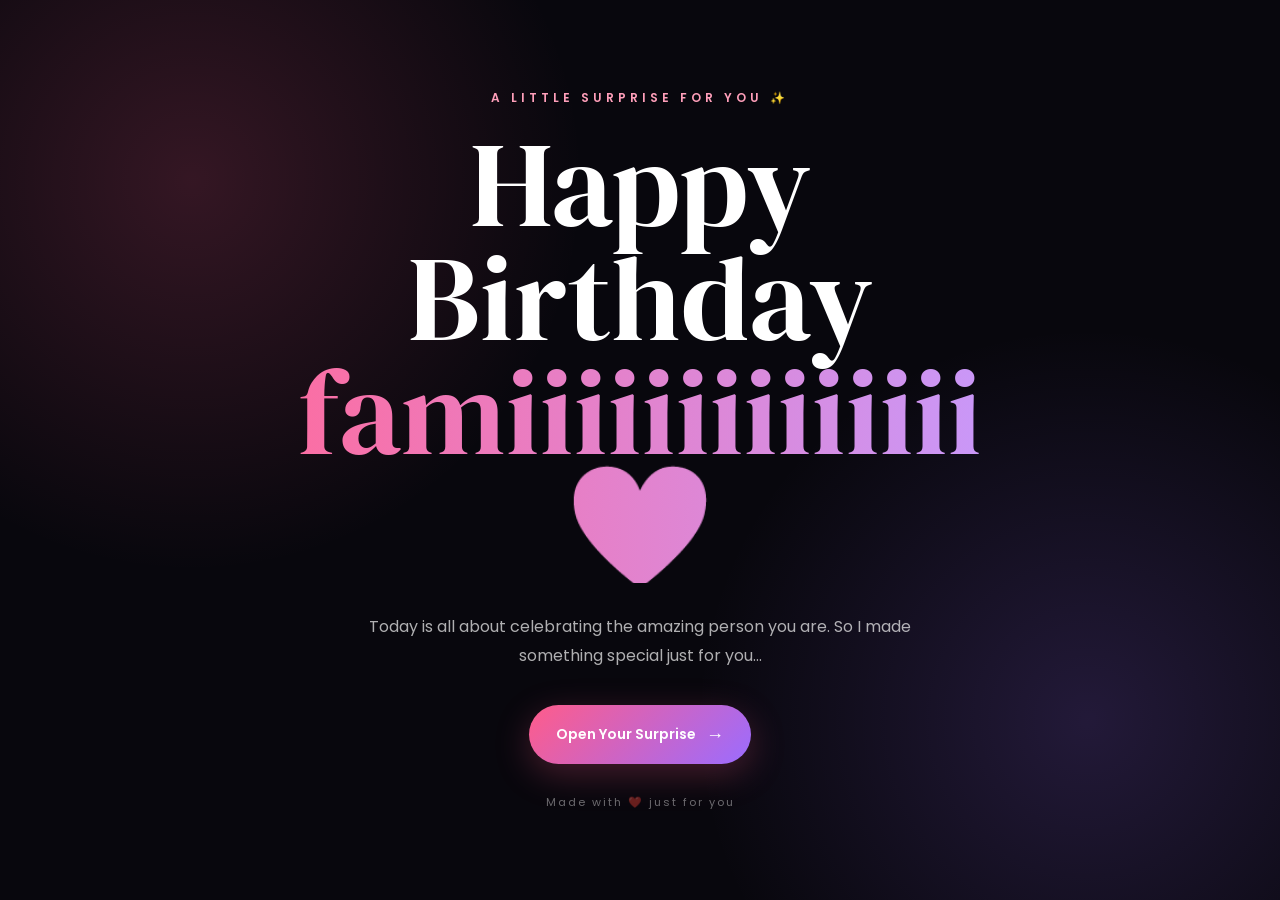
<file: index.html>
<!DOCTYPE html>
<html lang="en">

<head>
    <meta charset="UTF-8">
    <meta name="viewport" content="width=device-width, initial-scale=1.0">

    <title>Happy Birthday ❤️</title>

    <link rel="stylesheet" href="style.css">

    <link rel="preconnect" href="https://fonts.googleapis.com">
    <link rel="preconnect" href="https://fonts.gstatic.com" crossorigin>

    <link href="https://fonts.googleapis.com/css2?family=DM+Serif+Display&family=Poppins:wght@300;400;500;600;700&display=swap"
        rel="stylesheet">
</head>

<body class="home-page">

    <div class="stars"></div>

    <div class="floating-hearts">
        <span>♥</span>
        <span>♡</span>
        <span>♥</span>
        <span>♡</span>
        <span>♥</span>
        <span>♡</span>
    </div>

    <main class="hero">

        <div class="hero-content">

            <p class="small-title">
                A LITTLE SURPRISE FOR YOU ✨
            </p>

            <h1>
                Happy Birthday
                <span>famiiiiiiiiiiiiii ❤️</span>
            </h1>

            <p class="hero-description">
                Today is all about celebrating the amazing person you are.
                So I made something special just for you...
            </p>

            <!-- FIXED LINK -->
            <a href="memories.html" class="main-btn">
                Open Your Surprise
                <span>→</span>
            </a>

            <p class="scroll-text">
                Made with ❤️ just for you
            </p>

        </div>

    </main>

    <script src="script.js"></script>

</body>

</html>
</file>
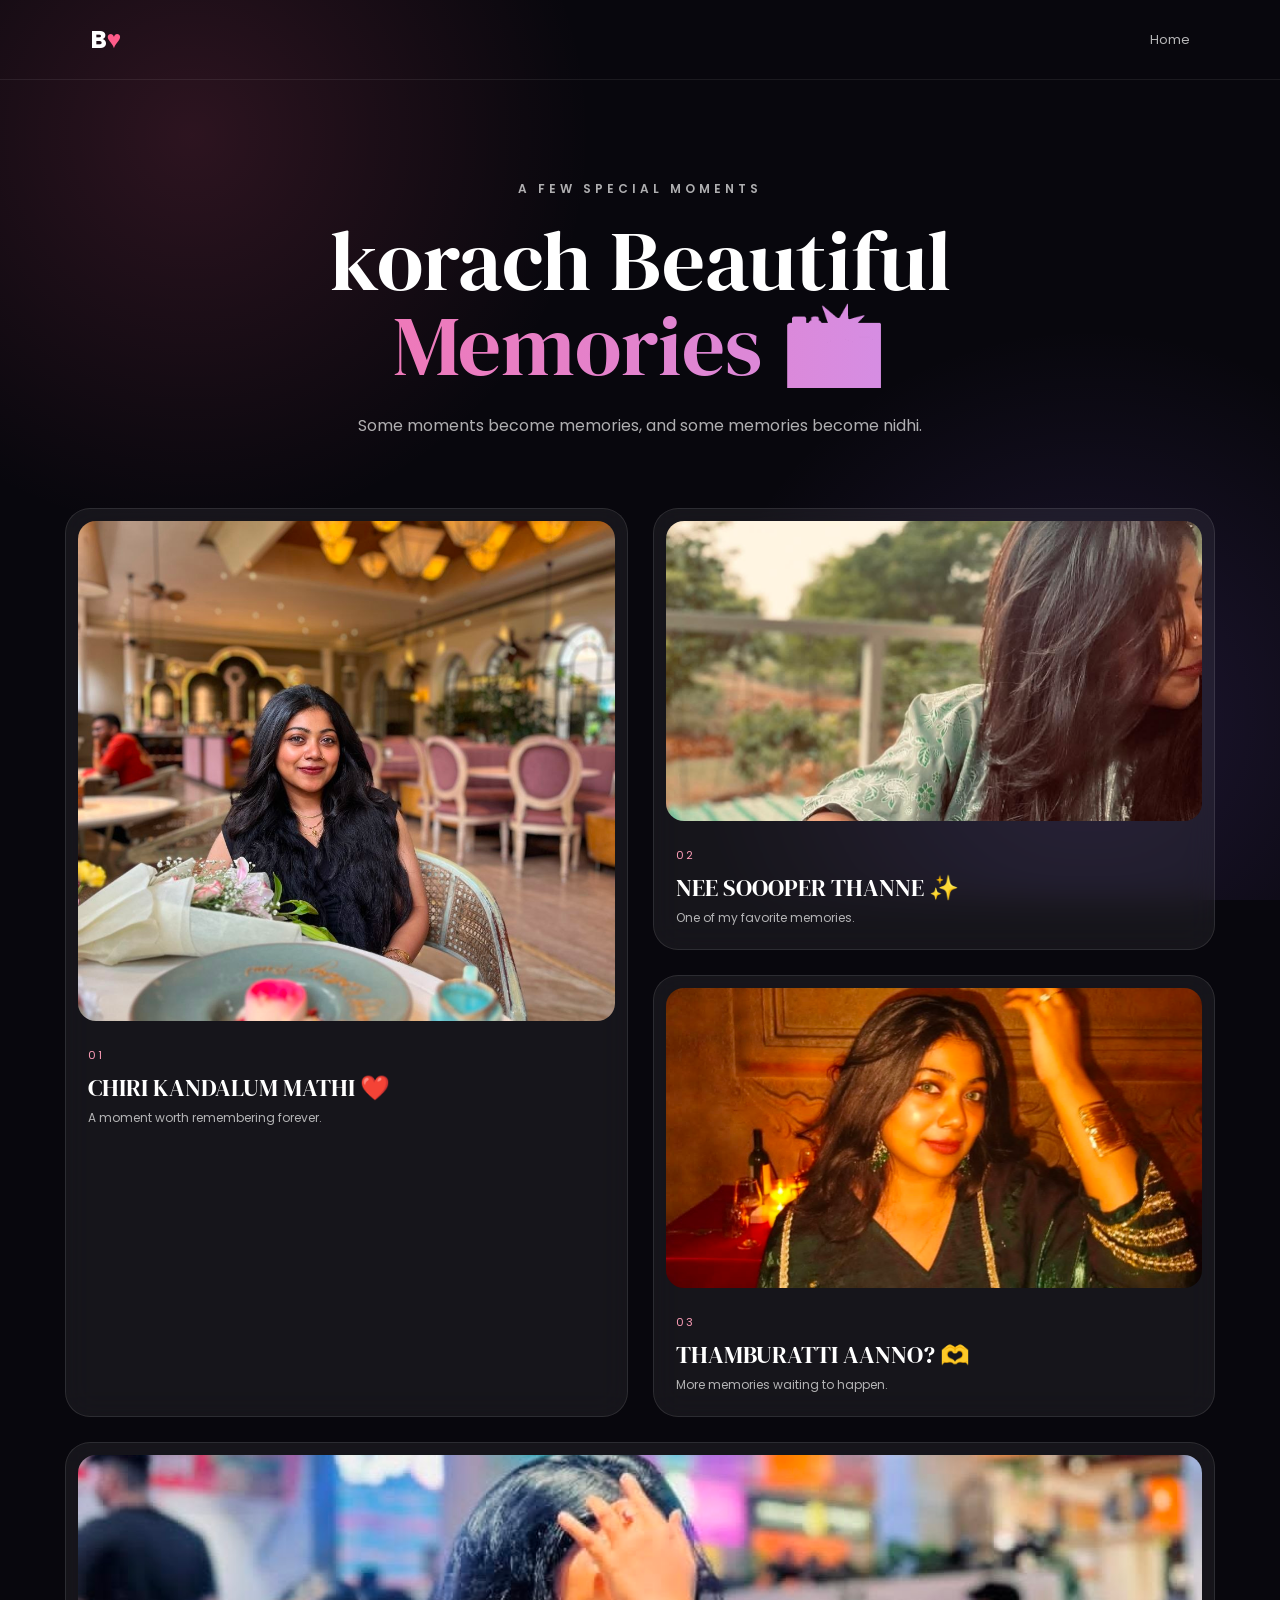
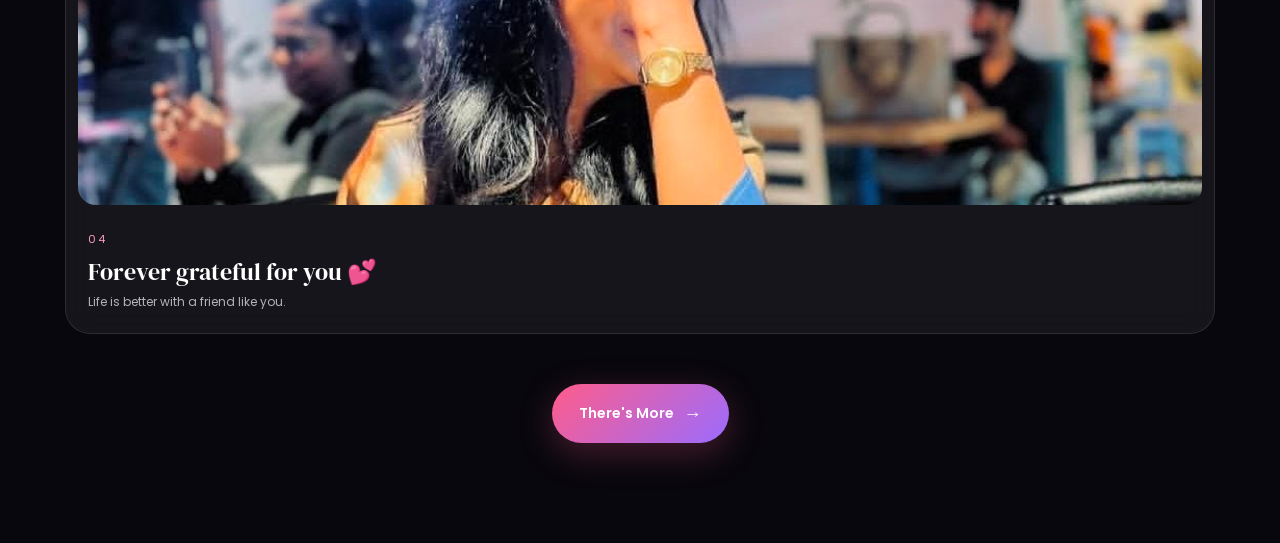
<file: memories.html>
<!DOCTYPE html>
<html lang="en">

<head>
    <meta charset="UTF-8">
    <meta name="viewport" content="width=device-width, initial-scale=1.0">

    <title>Nalla  Memories 📸</title>

    <link rel="stylesheet" href="style.css">

    <link rel="preconnect" href="https://fonts.googleapis.com">
    <link rel="preconnect" href="https://fonts.gstatic.com" crossorigin>

    <link href="https://fonts.googleapis.com/css2?family=DM+Serif+Display&family=Poppins:wght@300;400;500;600;700&display=swap"
        rel="stylesheet">
</head>

<body>

    <div class="page-background"></div>

    <header class="navbar">

        <div class="logo">
            B<span>♥</span>
        </div>

        <a href="index.html">
            Home
        </a>

    </header>

    <main class="memories-section">

        <div class="section-heading">

            <p class="small-title">
                A FEW SPECIAL MOMENTS
            </p>

            <h1>
                korach Beautiful
                <span>Memories 📸</span>
            </h1>

            <p>
                Some moments become memories,
                and some memories become nidhi.
            </p>

        </div>


        <div class="photo-grid">


            <!-- MEMORY 1 -->

            <div class="photo-card card-large">

                <div class="image-wrapper">

                    <img
                        src="photo_2026-08-27_17-28-22.jpg"
                        alt="Memory 1"
                    >

                </div>

                <div class="photo-info">

                    <span>01</span>

                    <h3>
                        CHIRI KANDALUM MATHI ❤️
                    </h3>

                    <p>
                        A moment worth remembering forever.
                    </p>

                </div>

            </div>


            <!-- MEMORY 2 -->

            <div class="photo-card">

                <div class="image-wrapper">

                    <img
                        src="photo_2026-08-27_17-33-53.jpg"
                        alt="Memory 2"
                    >

                </div>

                <div class="photo-info">

                    <span>02</span>

                    <h3>
                        NEE SOOOPER THANNE ✨
                    </h3>

                    <p>
                        One of my favorite memories.
                    </p>

                </div>

            </div>


            <!-- MEMORY 3 -->

            <div class="photo-card">

                <div class="image-wrapper">

                    <img
                        src="photo_2026-08-27_17-29-56.jpg"
                        alt="Memory 3"
                    >

                </div>

                <div class="photo-info">

                    <span>03</span>

                    <h3>
                        THAMBURATTI AANNO? 🫶
                    </h3>

                    <p>
                        More memories waiting to happen.
                    </p>

                </div>

            </div>


            <!-- MEMORY 4 -->

            <div class="photo-card card-wide">

                <div class="image-wrapper">

                    <img
                        src="photo_2026-08-27_17-30-11.jpg"
                        alt="Memory 4"
                    >

                </div>

                <div class="photo-info">

                    <span>04</span>

                    <h3>
                        Forever grateful for you 💕
                    </h3>

                    <p>
                        Life is better with a friend like you.
                    </p>

                </div>

            </div>

        </div>


        <!-- NEXT PAGE -->

        <a href="message.html" class="main-btn next-btn">

            There's More

            <span>→</span>

        </a>

    </main>

    <script src="script.js"></script>

</body>

</html>
</file>
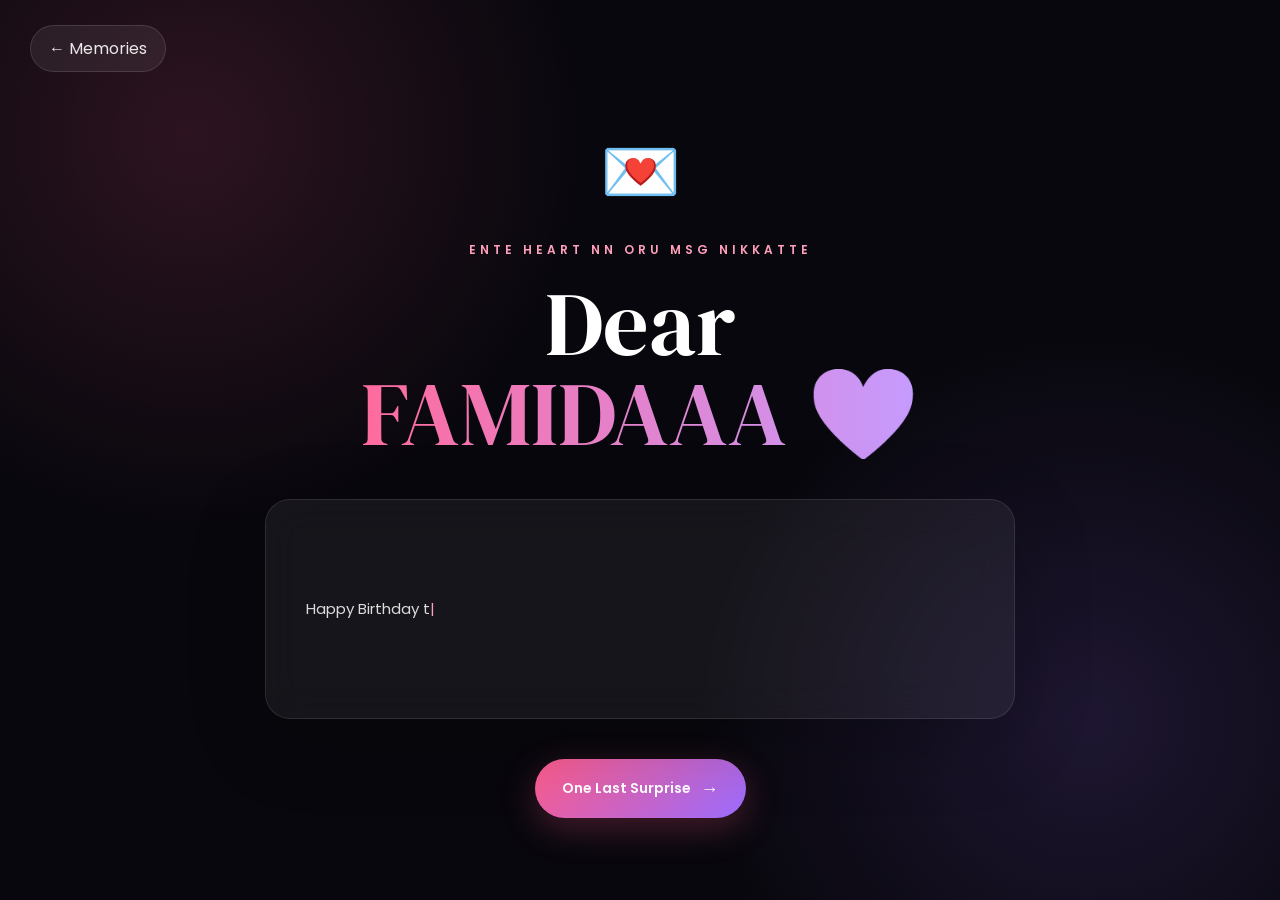
<file: message.html>
<!DOCTYPE html>
<html lang="en">

<head>
    <meta charset="UTF-8">
    <meta name="viewport" content="width=device-width, initial-scale=1.0">

    <title>NINAKK VENDI ORU MSG 💌</title>

    <link rel="stylesheet" href="style.css">

    <link rel="preconnect" href="https://fonts.googleapis.com">
    <link rel="preconnect" href="https://fonts.gstatic.com" crossorigin>

    <link href="https://fonts.googleapis.com/css2?family=DM+Serif+Display&family=Poppins:wght@300;400;500;600;700&display=swap"
        rel="stylesheet">
</head>

<body>

    <div class="page-background"></div>

    <!-- HOME BUTTON -->

    <div class="memory">

        <a href="memories.html">
            ← Memories
        </a>

    </div>


    <div class="message-container">

        <div class="envelope-icon">
            💌
        </div>

        <p class="small-title">
            ENTE HEART NN ORU MSG NIKKATTE
        </p>

        <h1>

            Dear

            <span>
                FAMIDAAA ❤️
            </span>

        </h1>


        <div class="message-card">

            <p id="typing-message"></p>

        </div>


        <!-- SURPRISE BUTTON -->

        <a href="surprise.html" class="main-btn">

            One Last Surprise

            <span>→</span>

        </a>

    </div>


    <script src="script.js"></script>

</body>

</html>
</file>
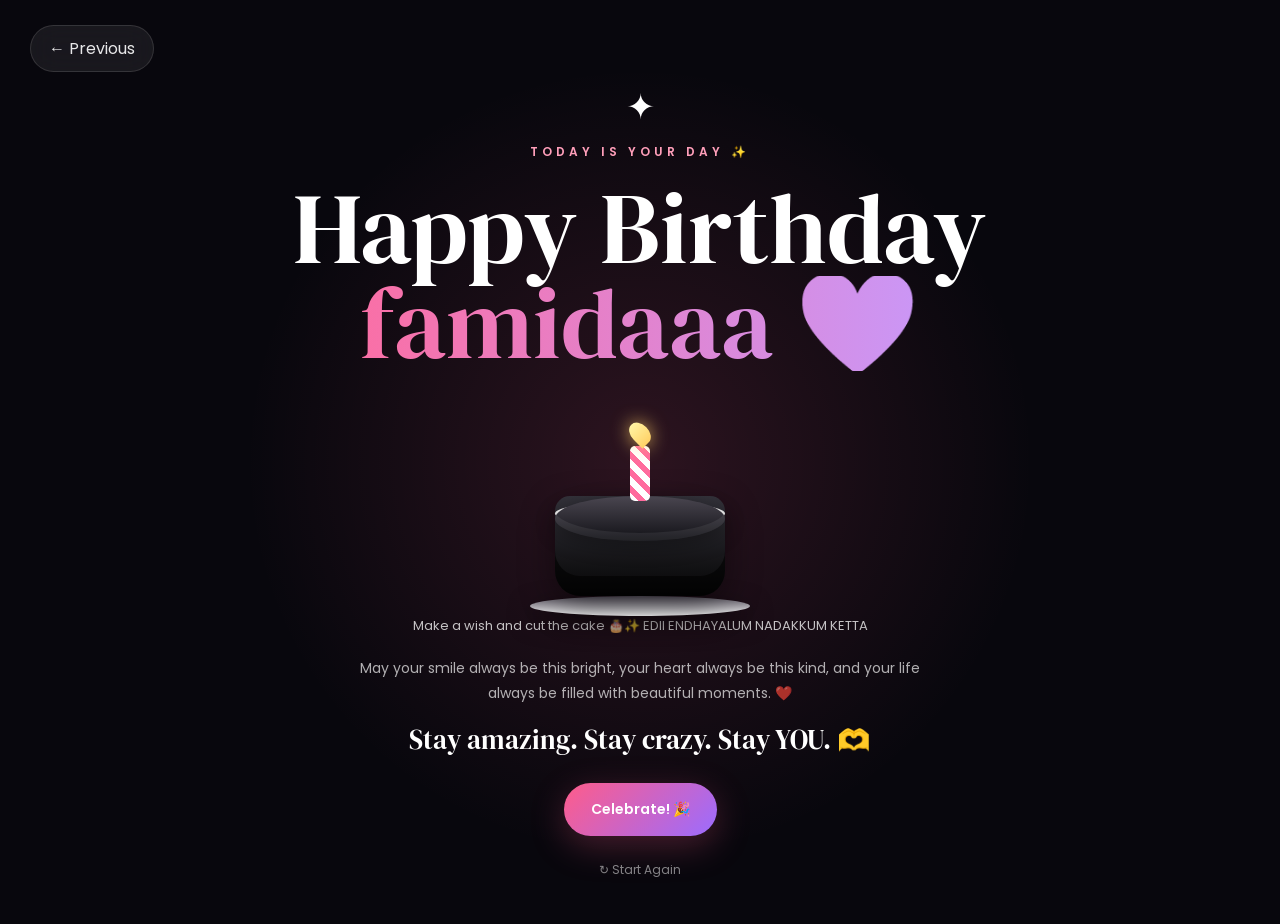
<file: surprise.html>
<!DOCTYPE html>
<html lang="en">

<head>

    <meta charset="UTF-8">

    <meta name="viewport"
        content="width=device-width, initial-scale=1.0">

    <title>
        Happy Birthday molooo 🎂
    </title>

    <link rel="stylesheet"
        href="style.css">

    <link rel="preconnect"
        href="https://fonts.googleapis.com">

    <link rel="preconnect"
        href="https://fonts.gstatic.com"
        crossorigin>

    <link href="https://fonts.googleapis.com/css2?family=DM+Serif+Display&family=Poppins:wght@300;400;500;600;700&display=swap"
        rel="stylesheet">

</head>


<body class="surprise-page">


    <!-- CONFETTI -->

    <canvas id="confetti"></canvas>


    <!-- PREVIOUS -->

    <a href="message.html"
        class="previous-btn">

        ← Previous

    </a>


    <div class="surprise-container">


        <div class="sparkle">
            ✦
        </div>


        <p class="small-title">
            TODAY IS YOUR DAY ✨
        </p>


        <h1>

            Happy Birthday

            <span id="birthday-name">
                famidaaa ❤️
            </span>

        </h1>


        <!-- =====================
             CAKE
        ====================== -->

        <div class="cake-scene">


            <!-- KNIFE -->

            <div class="cake-knife"
                id="cakeKnife">

                <div class="knife-blade"></div>

                <div class="knife-handle"></div>

            </div>


            <!-- CAKE -->

            <div class="cake">


                <!-- CANDLE -->

                <div class="candle">

                    <div class="flame"></div>

                </div>


                <!-- CAKE TOP -->

                <div class="cake-top"></div>


                <!-- CAKE BODY -->

                <div class="cake-body">

                    <div class="cream"></div>

                    <div class="cake-line"></div>

                    <div class="cake-line second"></div>

                </div>


                <!-- PLATE -->

                <div class="plate"></div>

            </div>

        </div>


        <!-- CUT MESSAGE -->

        <p class="cut-message"
            id="cutMessage">

            Make a wish and cut the cake 🎂✨
            EDII ENDHAYALUM NADAKKUM KETTA

        </p>


        <!-- FINAL MESSAGE -->

        <p class="final-message">

            May your smile always be this bright,
            your heart always be this kind,
            and your life always be filled with beautiful moments. ❤️

        </p>


        <h2>

            Stay amazing.
            Stay crazy.
            Stay YOU. 🫶

        </h2>


        <!-- CELEBRATE -->

        <button
            class="main-btn celebrate-btn"
            onclick="celebrate()">

            Celebrate! 🎉

        </button>


        <!-- RESTART -->

        <button
            class="restart-btn"
            onclick="goTo('index.html')">

            ↻ Start Again

        </button>


    </div>


    <script src="script.js"></script>

</body>

</html>
</file>
<file: style.css>
/* =========================================================
   BIRTHDAY WEBSITE
   COMPLETE STYLE.CSS
========================================================= */

* {
    margin: 0;
    padding: 0;
    box-sizing: border-box;
}

:root {
    --pink: #ff5c8a;
    --pink-light: #ff9fba;
    --purple: #9b6cff;
    --dark: #08070d;
    --dark-2: #111018;
    --white: #ffffff;
    --muted: rgba(255, 255, 255, 0.68);
}

html {
    scroll-behavior: smooth;
}

body {
    min-height: 100vh;
    background: var(--dark);
    color: white;
    font-family: "Poppins", sans-serif;
    overflow-x: hidden;
}

a {
    text-decoration: none;
}

button {
    font-family: inherit;
}

h1,
h2,
h3 {
    font-family: "DM Serif Display", serif;
    font-weight: 400;
}


/* =========================================================
   COMMON BUTTON
========================================================= */

.main-btn {
    display: inline-flex;
    align-items: center;
    justify-content: center;
    gap: 10px;

    padding: 16px 27px;

    border: none;
    border-radius: 50px;

    color: white;

    background:
        linear-gradient(
            135deg,
            var(--pink),
            var(--purple)
        );

    font-size: 14px;
    font-weight: 600;

    cursor: pointer;

    box-shadow:
        0 10px 35px rgba(255, 92, 138, 0.25);

    transition:
        transform 0.3s ease,
        box-shadow 0.3s ease;
}

.main-btn span {
    font-size: 18px;
}

.main-btn:hover {
    transform: translateY(-4px);

    box-shadow:
        0 15px 50px rgba(255, 92, 138, 0.4);
}

.small-title {
    font-size: 12px;

    letter-spacing: 4px;

    color: var(--pink-light);

    margin-bottom: 20px;

    font-weight: 600;
}


/* =========================================================
   HOME PAGE
========================================================= */

.home-page {
    position: relative;

    background:
        radial-gradient(
            circle at 15% 20%,
            rgba(255, 92, 138, 0.18),
            transparent 30%
        ),
        radial-gradient(
            circle at 85% 80%,
            rgba(155, 108, 255, 0.18),
            transparent 30%
        ),
        var(--dark);
}

.hero {
    min-height: 100vh;

    display: flex;

    align-items: center;
    justify-content: center;

    text-align: center;

    padding: 30px;
}

.hero-content {
    width: min(800px, 100%);

    animation:
        fadeUp 1.2s ease;
}

.hero h1 {
    font-size:
        clamp(60px, 10vw, 120px);

    line-height: 0.95;

    margin-bottom: 30px;
}

.hero h1 span {
    display: block;

    background:
        linear-gradient(
            90deg,
            #ff6b9d,
            #c59bff
        );

    -webkit-background-clip: text;
    background-clip: text;

    color: transparent;
}

.hero-description {
    max-width: 600px;

    margin:
        0 auto 35px;

    color: var(--muted);

    font-size: 16px;

    line-height: 1.8;
}

.scroll-text {
    margin-top: 30px;

    font-size: 11px;

    letter-spacing: 2px;

    color:
        rgba(255,255,255,0.4);
}


/* =========================================================
   FLOATING HEARTS
========================================================= */

.floating-hearts span {
    position: fixed;

    bottom: -50px;

    color:
        rgba(255, 92, 138, 0.35);

    font-size: 25px;

    pointer-events: none;

    animation:
        floatHeart 8s linear infinite;

    z-index: 2;
}

.floating-hearts span:nth-child(1) {
    left: 10%;
    animation-delay: 0s;
}

.floating-hearts span:nth-child(2) {
    left: 25%;
    animation-delay: 2s;
}

.floating-hearts span:nth-child(3) {
    left: 45%;
    animation-delay: 4s;
}

.floating-hearts span:nth-child(4) {
    left: 65%;
    animation-delay: 1s;
}

.floating-hearts span:nth-child(5) {
    left: 80%;
    animation-delay: 3s;
}

.floating-hearts span:nth-child(6) {
    left: 90%;
    animation-delay: 5s;
}

@keyframes floatHeart {

    0% {
        bottom: -50px;
        opacity: 0;

        transform:
            translateX(0)
            rotate(0deg);
    }

    20% {
        opacity: 1;
    }

    100% {
        bottom: 110%;
        opacity: 0;

        transform:
            translateX(80px)
            rotate(360deg);
    }
}


/* =========================================================
   PAGE BACKGROUND
========================================================= */

.page-background {
    position: fixed;

    inset: 0;

    z-index: -1;

    background:
        radial-gradient(
            circle at 15% 15%,
            rgba(255, 92, 138, 0.15),
            transparent 30%
        ),
        radial-gradient(
            circle at 85% 80%,
            rgba(155, 108, 255, 0.15),
            transparent 30%
        ),
        var(--dark);
}


/* =========================================================
   NAVBAR
========================================================= */

.navbar {
    height: 80px;

    display: flex;

    align-items: center;

    justify-content: space-between;

    padding: 0 7%;

    border-bottom:
        1px solid
        rgba(255,255,255,0.08);
}

.navbar .logo {
    font-size: 25px;
    font-weight: 700;
}

.navbar .logo span {
    color: var(--pink);
}

.navbar a {
    color:
        rgba(255,255,255,0.7);

    font-size: 13px;

    transition: 0.3s;
}

.navbar a:hover {
    color: white;
}


/* =========================================================
   MEMORY BUTTON
========================================================= */

.memory {
    position: fixed;

    top: 25px;
    left: 30px;

    z-index: 100;

    display: inline-flex;

    align-items: center;
    justify-content: center;

    padding:
        10px 18px;

    border-radius: 50px;

    color:
        rgba(255,255,255,0.9);

    background:
        rgba(255,255,255,0.07);

    border:
        1px solid
        rgba(255,255,255,0.12);

    backdrop-filter:
        blur(15px);

    -webkit-backdrop-filter:
        blur(15px);

    transition:
        0.3s ease;
}

.memory a {
    color: inherit;
}

.memory:hover {
    color: white;

    background:
        linear-gradient(
            135deg,
            rgba(255,92,138,0.9),
            rgba(155,108,255,0.9)
        );

    border-color: transparent;

    transform:
        translateY(-3px);

    box-shadow:
        0 10px 30px
        rgba(255,92,138,0.25);
}


/* =========================================================
   MEMORIES
========================================================= */

.memories-section {
    width:
        min(1150px, 90%);

    margin: auto;

    padding:
        100px 0;
}

.section-heading {
    text-align: center;

    margin-bottom: 70px;
}

.section-heading h1 {
    font-size:
        clamp(50px, 7vw, 85px);

    line-height: 1;

    margin-bottom: 25px;
}

.section-heading h1 span {
    display: block;

    background:
        linear-gradient(
            90deg,
            #ff6b9d,
            #c59bff
        );

    -webkit-background-clip: text;
    background-clip: text;

    color: transparent;
}

.section-heading p {
    color: var(--muted);
}


/* =========================================================
   PHOTO GRID
========================================================= */

.photo-grid {
    display: grid;

    grid-template-columns:
        repeat(2, 1fr);

    gap: 25px;
}

.photo-card {
    position: relative;

    padding: 12px;

    border-radius: 25px;

    background:
        rgba(255,255,255,0.06);

    border:
        1px solid
        rgba(255,255,255,0.1);

    backdrop-filter:
        blur(15px);

    transition:
        0.4s ease;
}

.photo-card:hover {
    transform:
        translateY(-10px);

    border-color:
        rgba(255,92,138,0.5);

    box-shadow:
        0 25px 70px
        rgba(0,0,0,0.4);
}

.card-large {
    grid-row: span 2;
}

.card-wide {
    grid-column: span 2;
}

.image-wrapper {
    width: 100%;

    height: 300px;

    overflow: hidden;

    border-radius: 18px;
}

.card-large .image-wrapper {
    height: 500px;
}

.card-wide .image-wrapper {
    height: 350px;
}

.image-wrapper img {
    width: 100%;
    height: 100%;

    object-fit: cover;

    display: block;

    transition:
        transform 0.6s ease;
}

.photo-card:hover img {
    transform:
        scale(1.07);
}

.photo-info {
    padding:
        20px 10px 10px;
}

.photo-info span {
    color: var(--pink-light);

    font-size: 11px;

    letter-spacing: 2px;
}

.photo-info h3 {
    font-size: 24px;

    margin:
        5px 0;
}

.photo-info p {
    color: var(--muted);

    font-size: 12px;
}

.next-btn {
    display: flex;

    width: fit-content;

    margin:
        50px auto 0;
}


/* =========================================================
   MESSAGE PAGE
========================================================= */

.message-container {
    min-height: 100vh;

    display: flex;

    flex-direction: column;

    align-items: center;

    justify-content: center;

    text-align: center;

    padding:
        80px 20px 40px;
}

.envelope-icon {
    font-size: 65px;

    margin-bottom: 20px;

    animation:
        heartbeat 1.5s infinite;
}

.message-container h1 {
    font-size:
        clamp(50px, 8vw, 90px);

    line-height: 1;

    margin-bottom: 40px;
}

.message-container h1 span {
    display: block;

    background:
        linear-gradient(
            90deg,
            #ff6b9d,
            #c59bff
        );

    -webkit-background-clip: text;
    background-clip: text;

    color: transparent;
}


/* =========================================================
   MESSAGE CARD
========================================================= */

.message-card {
    width:
        min(750px, 95%);

    min-height: 220px;

    padding: 40px;

    margin-bottom: 40px;

    display: flex;

    align-items: center;
    justify-content: center;

    border-radius: 25px;

    background:
        rgba(255,255,255,0.06);

    border:
        1px solid
        rgba(255,255,255,0.1);

    backdrop-filter:
        blur(20px);

    box-shadow:
        0 20px 80px
        rgba(0,0,0,0.2);
}

.message-card p {
    width: 100%;

    color:
        rgba(255,255,255,0.85);

    font-size: 15px;

    line-height: 2;

    text-align: left;

    white-space: pre-line;
}

.message-card p::after {
    content: "|";

    color: var(--pink-light);

    animation:
        blink 0.8s infinite;
}


/* =========================================================
   SURPRISE PAGE
========================================================= */

.surprise-page {
    position: relative;

    min-height: 100vh;

    overflow-x: hidden;

    background:
        radial-gradient(
            circle at center,
            rgba(255,92,138,0.15),
            transparent 50%
        ),
        var(--dark);
}


/* =========================================================
   CONFETTI
========================================================= */

#confetti {
    position: fixed;

    inset: 0;

    width: 100%;
    height: 100%;

    pointer-events: none;

    z-index: 1000;
}


/* =========================================================
   PREVIOUS BUTTON
========================================================= */

.previous-btn {
    position: fixed;

    top: 25px;
    left: 30px;

    z-index: 100;

    display: inline-flex;

    align-items: center;

    gap: 8px;

    padding:
        10px 18px;

    color:
        rgba(255,255,255,0.9);

    background:
        rgba(255,255,255,0.07);

    border:
        1px solid
        rgba(255,255,255,0.12);

    border-radius: 50px;

    backdrop-filter:
        blur(15px);

    transition:
        0.3s ease;
}

.previous-btn:hover {
    color: white;

    background:
        linear-gradient(
            135deg,
            rgba(255,92,138,0.9),
            rgba(155,108,255,0.9)
        );

    border-color: transparent;

    transform:
        translateY(-3px);

    box-shadow:
        0 10px 30px
        rgba(255,92,138,0.3);
}


/* =========================================================
   SURPRISE CONTAINER
========================================================= */

.surprise-container {
    min-height: 100vh;

    display: flex;

    flex-direction: column;

    align-items: center;

    justify-content: center;

    text-align: center;

    padding:
        80px 20px 40px;
}

.sparkle {
    font-size: 35px;

    margin-bottom: 10px;

    animation:
        sparkle 2s infinite;
}

.surprise-container h1 {
    font-size:
        clamp(50px, 8vw, 100px);

    line-height: 0.95;

    margin-bottom: 5px;
}

.surprise-container h1 span {
    display: block;

    background:
        linear-gradient(
            90deg,
            #ff6b9d,
            #c59bff
        );

    -webkit-background-clip: text;
    background-clip: text;

    color: transparent;
}


/* =========================================================
   CAKE SCENE
========================================================= */

.cake-scene {
    position: relative;

    width: 320px;
    height: 240px;

    margin:
        0 auto;

    display: flex;

    align-items: flex-end;
    justify-content: center;
}


/* =========================================================
   BLACK CAKE
========================================================= */

.cake {
    position: relative;

    width: 220px;
    height: 170px;

    margin: 0 auto;

    transform-origin:
        center bottom;

    transition:
        transform 5s
        cubic-bezier(.65,0,.35,1);
}


/* =========================================================
   PLATE
========================================================= */

.plate {
    position: absolute;

    z-index: 1;

    bottom: 0;
    left: 0;

    width: 220px;
    height: 20px;

    border-radius: 50%;

    background:
        linear-gradient(
            180deg,
            #55505c,
            #f5f5f6
        );

    box-shadow:
        0 8px 25px
        rgba(0,0,0,0.5);
}


/* =========================================================
   BLACK CAKE BODY
========================================================= */

.cake-body {
    position: absolute;

    z-index: 2;

    bottom: 20px;
    left: 25px;

    width: 170px;
    height: 100px;

    border-radius:
        15px
        15px
        25px
        25px;

    background:
        linear-gradient(
            180deg,
            #33323a,
            #050505
        );

    box-shadow:
        inset 0 -20px
        rgba(0,0,0,0.6),

        0 12px 35px
        rgba(0,0,0,0.45);

    transition:
        transform 5s
        cubic-bezier(.65,0,.35,1);
}


/* =========================================================
   BLACK CAKE TOP
========================================================= */

.cake-top {
    position: absolute;

    z-index: 4;

    left: 25px;
    top: 50px;

    width: 170px;
    height: 45px;

    border-radius: 50%;

    background:
        linear-gradient(
            180deg,
            #4a4650,
            #111116
        );

    box-shadow:
        inset 0 -8px
        rgba(255,255,255,0.07),

        0 5px 20px
        rgba(0,0,0,0.35);

    transition:
        transform 5s
        cubic-bezier(.65,0,.35,1);
}


/* =========================================================
   CREAM
========================================================= */

.cream {
    position: absolute;

    top: 5px;
    left: 0;

    width: 100%;
    height: 25px;

    background:
        linear-gradient(
            180deg,
            #ffffff,
            #dcdcdc
        );

    border-radius: 50%;
}


/* =========================================================
   CAKE DECORATION
========================================================= */

.cake-line {
    position: absolute;

    width: 30px;
    height: 12px;

    background:
        #5d5863;

    border-radius:
        0 0 20px 20px;

    top: 25px;
    left: 25px;
}

.cake-line.second {
    left: 115px;
}


/* =========================================================
   CANDLE
========================================================= */

.candle {
    position: absolute;

    z-index: 8;

    top: 0;
    left: 100px;

    width: 20px;
    height: 55px;

    background:
        repeating-linear-gradient(
            45deg,
            #fff,
            #fff 6px,
            #ff6b9d 6px,
            #ff6b9d 12px
        );

    border-radius: 5px;

    transition:
        opacity 1.5s ease,
        transform 1.5s ease;
}


/* =========================================================
   FLAME
========================================================= */

.flame {
    position: absolute;

    width: 18px;
    height: 25px;

    top: -25px;
    left: 1px;

    background:
        linear-gradient(
            #fff4a3,
            #ffd166
        );

    border-radius:
        50% 50% 50% 0;

    transform:
        rotate(-45deg);

    animation:
        flame 0.6s
        infinite alternate;

    box-shadow:
        0 0 18px
        rgba(255,209,102,0.8);
}


/* =========================================================
   KNIFE
========================================================= */

.cake-knife {
    position: absolute;

    z-index: 20;

    top: -45px;
    right: 25px;

    width: 100px;
    height: 170px;

    opacity: 0;

    transform:
        rotate(35deg)
        translateY(-180px);

    transform-origin:
        bottom center;

    transition:
        transform 5s
        cubic-bezier(.65,0,.35,1),

        opacity 0.8s ease;
}


/* =========================================================
   KNIFE BLADE
========================================================= */

.knife-blade {
    position: absolute;

    left: 25px;
    top: 0;

    width: 18px;
    height: 110px;

    background:
        linear-gradient(
            90deg,
            #bdbdbd,
            #ffffff,
            #d7d7d7
        );

    border-radius:
        5px
        5px
        2px
        2px;

    box-shadow:
        0 3px 15px
        rgba(0,0,0,0.4);
}


/* =========================================================
   KNIFE HANDLE
========================================================= */

.knife-handle {
    position: absolute;

    left: 18px;
    top: 100px;

    width: 32px;
    height: 65px;

    border-radius: 8px;

    background:
        linear-gradient(
            90deg,
            #151515,
            #555,
            #151515
        );

    box-shadow:
        0 5px 15px
        rgba(0,0,0,0.5);
}


/* =========================================================
   CAKE CUTTING
========================================================= */

.cake-cutting .cake-knife {

    opacity: 1;

    transform:
        rotate(10deg)
        translateY(80px);
}


/* Cake moves */

.cake-cutting .cake {

    transform:
        translateY(4px);
}


/* Cake body moves */

.cake-cutting .cake-body {

    transform:
        translateX(-22px);
}


/* Cake top moves */

.cake-cutting .cake-top {

    transform:
        translateX(-22px);
}


/* Candle goes out */

.cake-cutting .candle {

    opacity: 0;

    transform:
        translateY(-15px);
}


/* Flame disappears */

.cake-cutting .flame {

    animation: none;

    opacity: 0;

    transform:
        rotate(-45deg)
        scale(0);
}


/* =========================================================
   CUT MESSAGE
========================================================= */

.cut-message {

    margin:
        0 0 15px;

    color:
        rgba(255,255,255,0.75);

    font-size: 13px;

    transition:
        0.5s ease;
}


/* =========================================================
   FINAL MESSAGE
========================================================= */

.final-message {

    max-width: 600px;

    margin:
        5px auto 15px;

    color: var(--muted);

    font-size: 14px;

    line-height: 1.8;
}

.surprise-container h2 {

    font-size: 27px;

    margin-bottom: 25px;
}


/* =========================================================
   CELEBRATE BUTTON
========================================================= */

.celebrate-btn {

    transition:
        transform 0.3s ease,
        opacity 0.3s ease;
}

.celebrate-btn:hover {

    transform:
        translateY(-4px)
        scale(1.03);
}

.celebrate-btn.clicked {

    pointer-events: none;

    opacity: 0.55;
}


/* =========================================================
   RESTART
========================================================= */

.restart-btn {

    margin-top: 20px;

    padding: 5px 10px;

    border: none;

    background: transparent;

    color:
        rgba(255,255,255,0.5);

    cursor: pointer;

    font-size: 12px;

    transition: 0.3s;
}

.restart-btn:hover {

    color:
        var(--pink-light);

    transform:
        translateY(-2px);
}


/* =========================================================
   ANIMATIONS
========================================================= */

@keyframes fadeUp {

    from {

        opacity: 0;

        transform:
            translateY(40px);

    }

    to {

        opacity: 1;

        transform:
            translateY(0);

    }
}


@keyframes heartbeat {

    0%,
    100% {

        transform:
            scale(1);

    }

    50% {

        transform:
            scale(1.15);

    }

}


@keyframes blink {

    50% {

        opacity: 0;

    }

}


@keyframes sparkle {

    0%,
    100% {

        transform:
            rotate(0)
            scale(1);

    }

    50% {

        transform:
            rotate(180deg)
            scale(1.3);

    }

}


@keyframes flame {

    from {

        transform:
            rotate(-45deg)
            scale(1);

    }

    to {

        transform:
            rotate(-45deg)
            scale(1.15);

    }

}


/* =========================================================
   TABLET
========================================================= */

@media (max-width: 700px) {

    .hero {
        padding: 25px;
    }


    .hero h1 {
        font-size: 60px;
    }


    .photo-grid {

        grid-template-columns: 1fr;

    }


    .card-large {

        grid-row: auto;

    }


    .card-wide {

        grid-column: auto;

    }


    .card-large .image-wrapper,
    .card-wide .image-wrapper,
    .image-wrapper {

        height: 350px;

    }


    .section-heading h1 {

        font-size: 55px;

    }


    .message-container h1 {

        font-size: 55px;

    }


    .message-card {

        padding: 25px;

    }


    .surprise-container h1 {

        font-size: 55px;

    }


    .surprise-container h2 {

        font-size: 23px;

    }

}


/* =========================================================
   SMALL MOBILE
========================================================= */

@media (max-width: 450px) {

    .memory,
    .previous-btn {

        top: 15px;

        left: 15px;

        padding:
            8px 14px;

        font-size: 12px;

    }


    .hero h1 {

        font-size: 48px;

    }


    .hero-description {

        font-size: 14px;

    }


    .message-container {

        padding:
            75px 15px 30px;

    }


    .message-container h1 {

        font-size: 48px;

    }


    .message-card {

        width: 100%;

        min-height: 250px;

        padding:
            22px 18px;

    }


    .message-card p {

        font-size: 13px;

        line-height: 1.8;

    }


    .surprise-container {

        padding:
            75px 15px 30px;

    }


    .surprise-container h1 {

        font-size: 48px;

    }


    .cake-scene {

        transform:
            scale(0.82);

        margin-top: -10px;

        margin-bottom: -20px;

    }


    .final-message {

        max-width: 330px;

        font-size: 12px;

    }


    .surprise-container h2 {

        font-size: 20px;

    }


    .main-btn {

        padding:
            14px 22px;

        font-size: 13px;

    }

}
</file>
